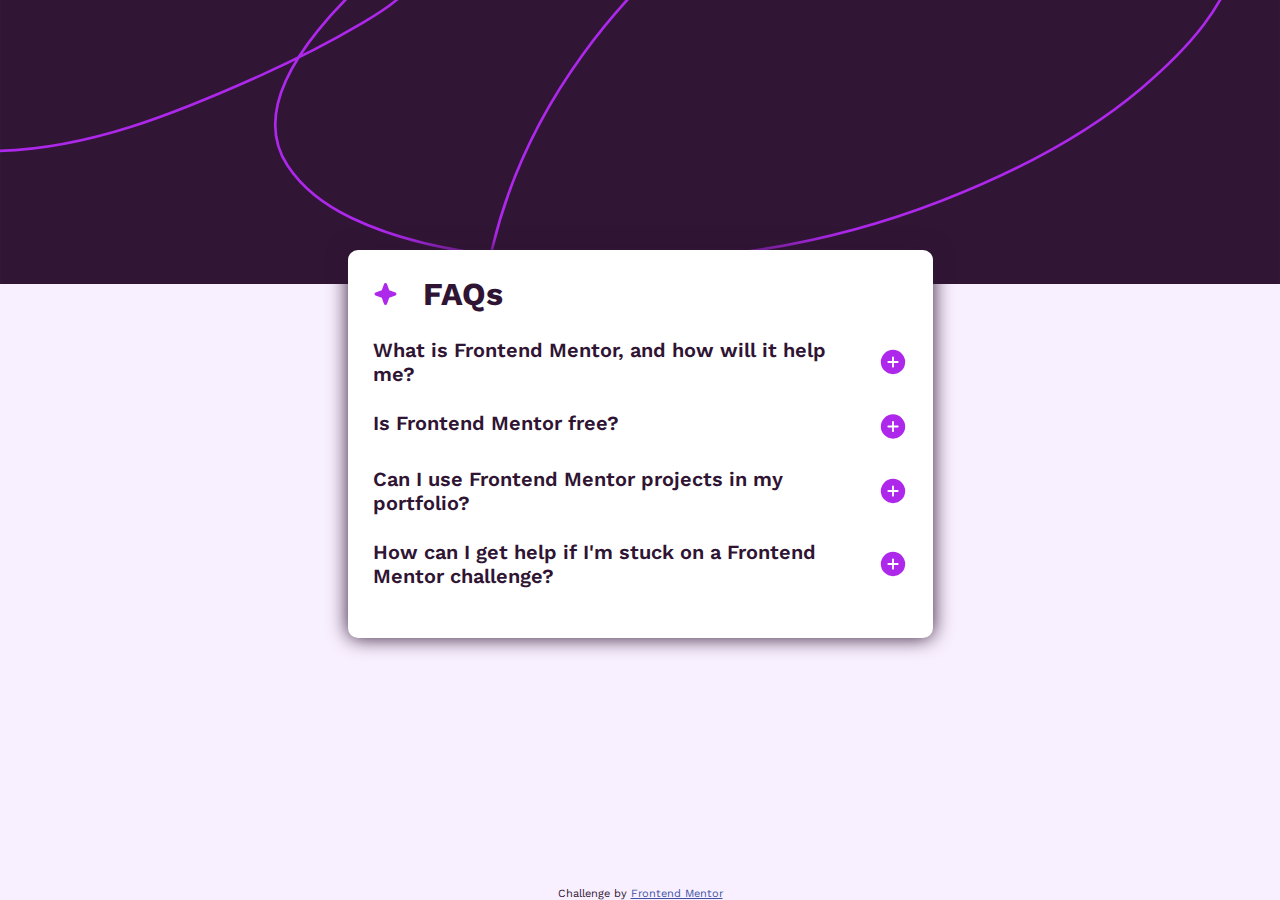
<file: FAQ accordion/index.html>
<!DOCTYPE html>
<html lang="en">
<head>
   <meta charset="UTF-8">
   <meta name="viewport" content="width=device-width, initial-scale=1.0">
   <title>FAQs</title>
   <link rel="shortcut icon" href="images/favicon-32x32.png" type="image/x-icon">
   <link rel="stylesheet" href="style.css">
   
   <style>
      .attribution { 
         font-size: 11px; 
         text-align: center; 
         margin-bottom: 0%;
      }
      .attribution a { color: hsl(228, 45%, 44%); }
   </style>
</head>
<body>
   <main id="conteiner">
      <header>
         <img src="images/icon-star.svg" alt="">
         <h1>FAQs</h1>
      </header>
   </main>
   <div class="attribution">
      Challenge by <a href="https://www.frontendmentor.io?ref=challenge" target="_blank">Frontend Mentor</a>  
   </div>
  <script src="codigo.js"></script>
</body>
</html>
</file>
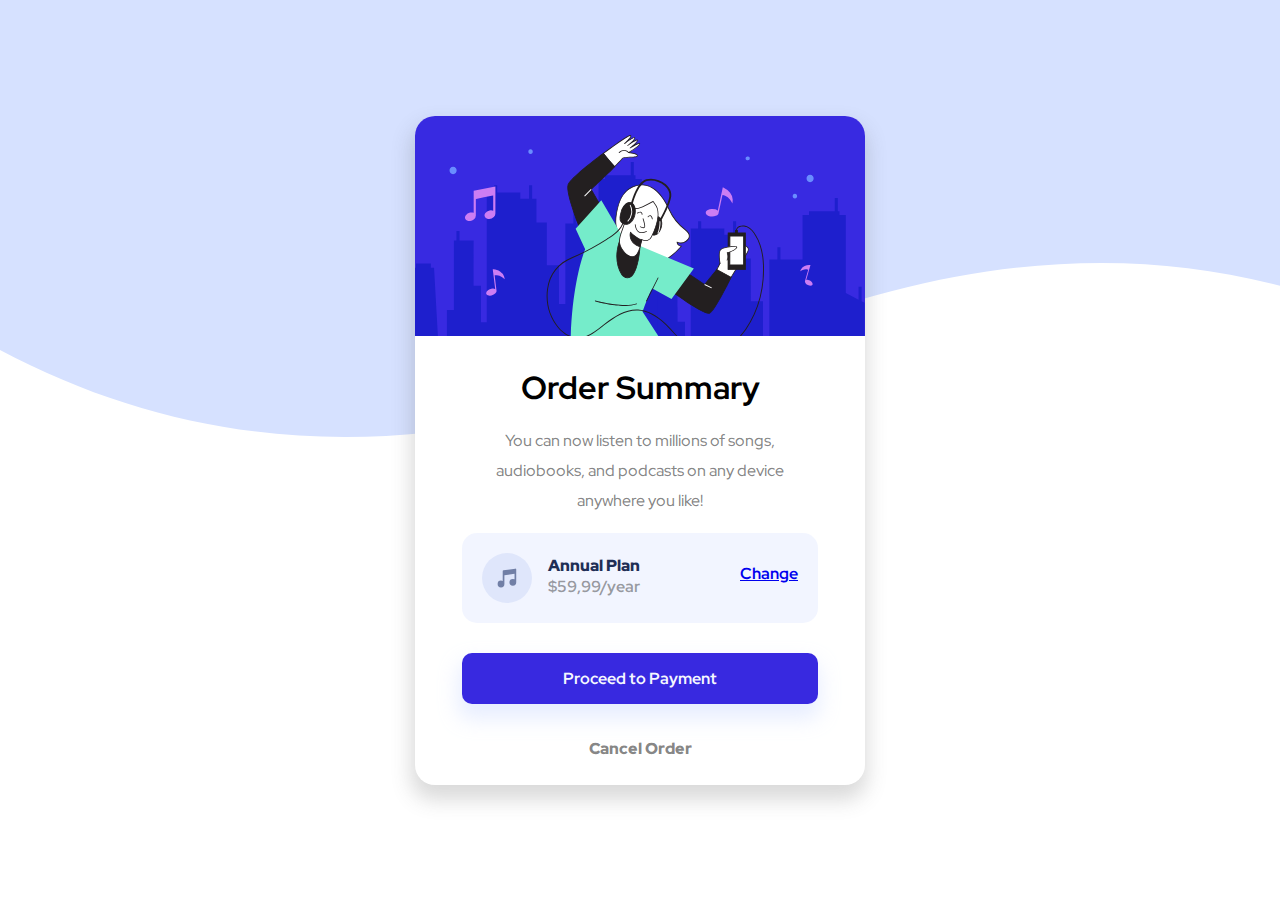
<file: Order Summary Component Main/index.html>
<!DOCTYPE html>
<html lang="en">
<head>
   <meta charset="UTF-8">
   <meta name="viewport" content="width=device-width, initial-scale=1.0">
   <title>Order Summary</title>
   <link rel="shortcut icon" href="images/favicon-32x32.png" type="image/x-icon">
   <link rel="stylesheet" href="style.css">
</head>
<body>
   <main>
      <img src="images/illustration-hero.svg" alt="imagem de uma mulher escuntando musica pelo fone de ouvido. Em sua mão esta o celular. No fundo tem a silhueta de predios.">
      <div>
         <h1>Order Summary</h1>
         <p>You can now listen to millions of  songs, audiobooks, and podcasts on  any device anywhere you like! </p>
         <article>
            <img src="images/icon-music.svg" alt="">
            <aside id="one">
               <span style="color:hsl(223, 47%, 23%); font-weight: 900;">Annual Plan</span>
               <span style="color: rgba(0, 0, 0, 0.386);">$59,99/year</span>
            </aside>
            <aside id="two">
               <a href="#">Change</a>
            </aside>
         </article>
         <section>Proceed to Payment</section>
         <p id="footer">Cancel Order</p>
      </div>
         <!---->
   </main>
</body>
</html>
</file>
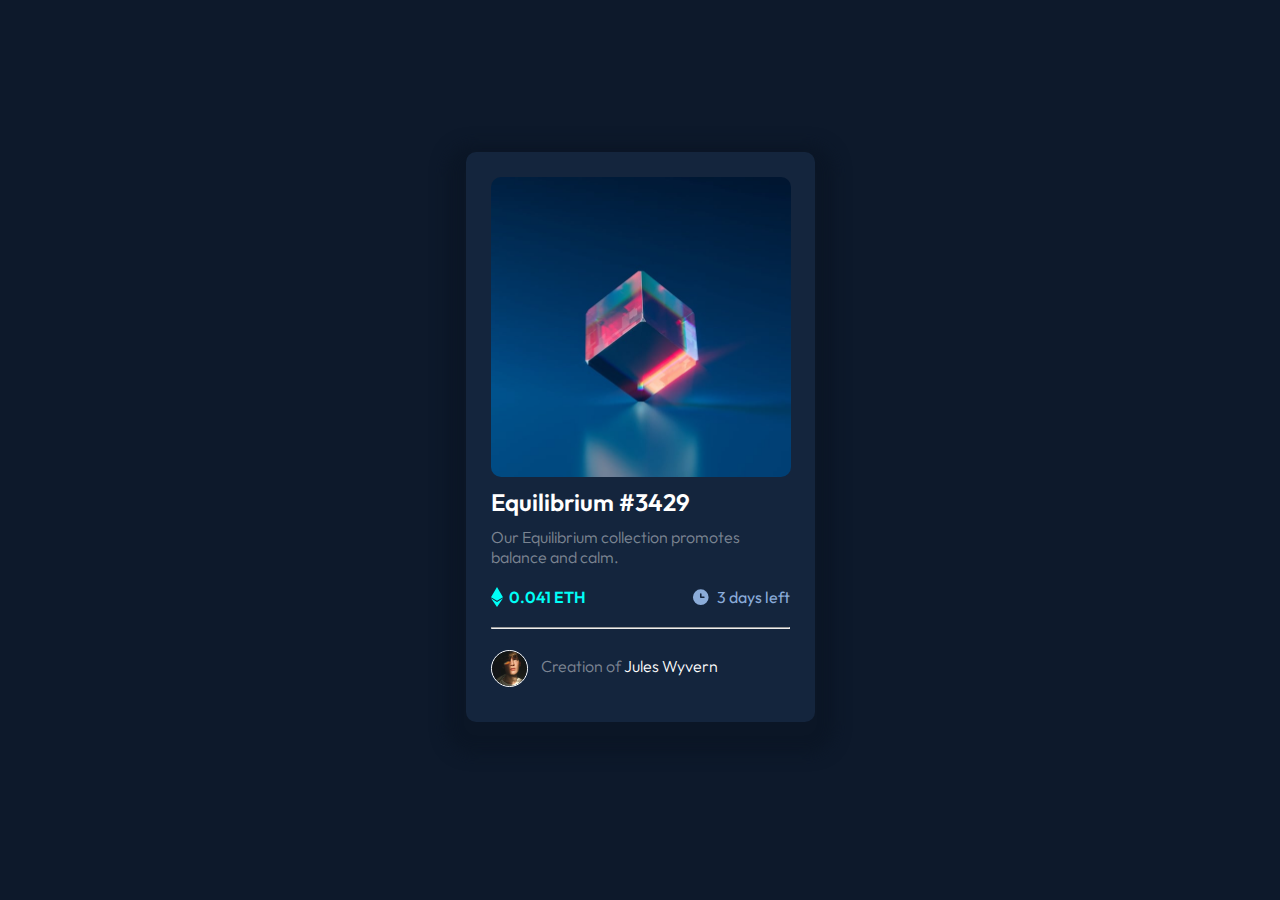
<file: Preview card component main/index.html>
<!DOCTYPE html>
<html lang="en">
<head>
   <meta charset="UTF-8">
   <meta name="viewport" content="width=device-width, initial-scale=1.0">
   <title>Project</title>
   <link rel="stylesheet" href="style.css">
   <link rel="shortcut icon" href="images/favicon-32x32.png" type="image/x-icon">
</head>
<body>
   <a href=""></a>
   <main>
      <div id="conteiner">
         <img id="principal" src="images/image-equilibrium.jpg" alt="imagem de um cubo colorido no centro da imagem. O cubo está em euilibrio, existe um equilibroi embaixo do mesmo, como se tivesse uma luz em encima do cubo">
         <article id="sobreposicao">
            <section id="caixa"></section>
         </article>
      </div>
      <h2>Equilibrium #3429</h2>
      <p>Our Equilibrium collection promotes balance and calm.</p>
      <div id="fist">
         <section>
            <img src="images/icon-ethereum.svg" alt="">
            <p style="color:hsl(178, 100%, 50%); font-weight: 600;">0.041 ETH</p>
         </section>
         <section>
            <img src="images/icon-clock.svg" alt="">
            <p style="color: hsl(215, 51%, 70%);font-weight: 400;">3 days left</p>
         </section>
      </div>
      <hr>
      <div id="second">
         <img id="avatar" src="images/image-avatar.png" alt="foto de uma homem">
         <p>Creation of <span>Jules Wyvern</span></p>
      </div>
   </main>
</body>
</html>
</file>
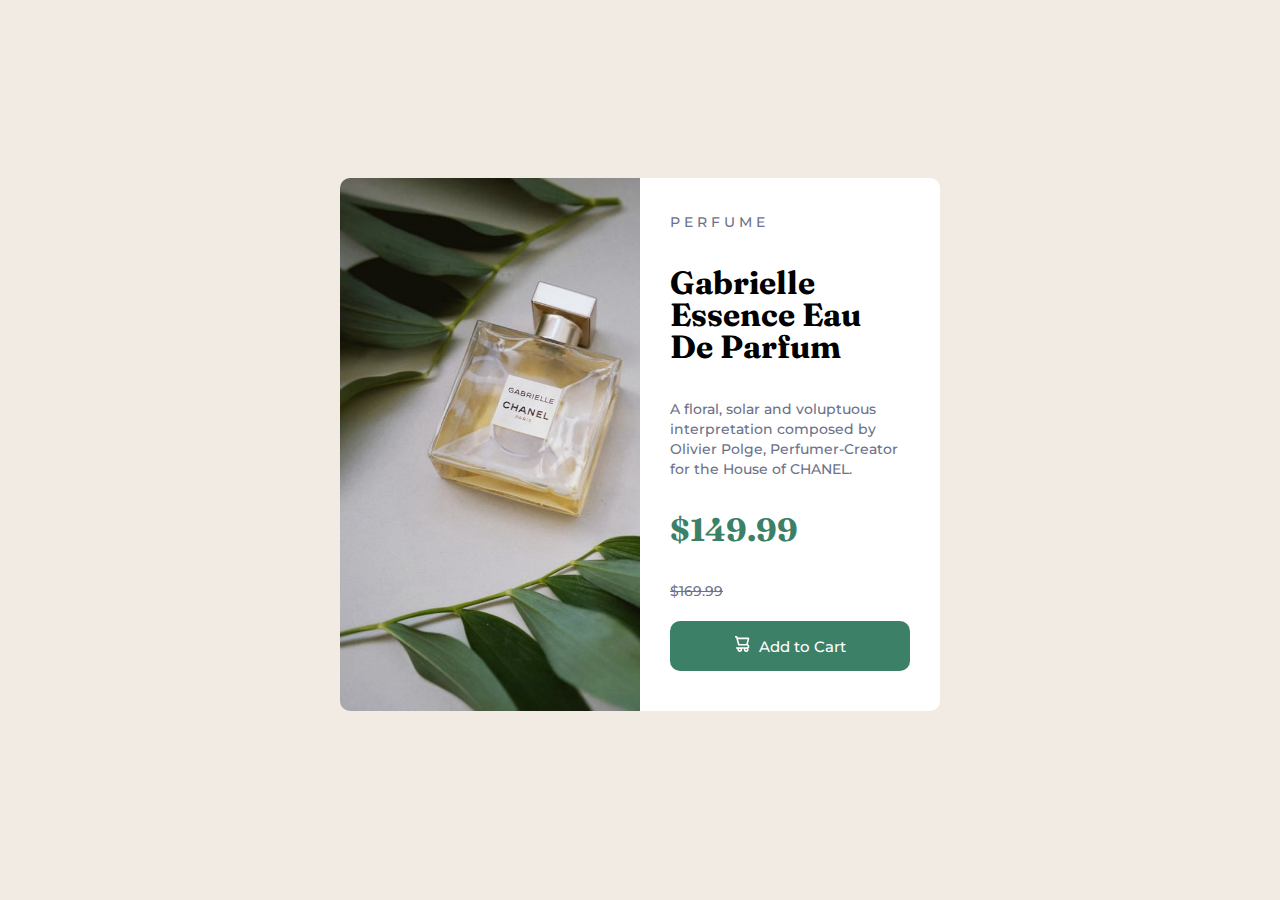
<file: Product preview card component/index.html>
<!DOCTYPE html>
<html lang="en">
<head>
   <meta charset="UTF-8">
   <meta name="viewport" content="width=device-width, initial-scale=1.0">
   <title>Document</title>
   <link rel="shortcut icon" href="imagens/favicon-32x32.png" type="image/x-icon">
   <link rel="stylesheet" href="estilo.css">
</head>
<body>
   <main>
      <div id="caix1"></div>
      <div id="caix2">
         <p>P E R F U M E</p>
         <h1>Gabrielle Essence Eau  De Parfum</h1> 
         <p>A floral, solar and voluptuous interpretation composed by Olivier Polge, Perfumer-Creator for the House of CHANEL.</p> 
         <h1 style="color:hsl(158, 36%, 37%) ;">$149.99</h1>
         <section id="preco">
            <p>$169.99</p> 
         </section>
         <footer>
            <img src="imagens/icon-cart.svg" alt=""> <span>Add to Cart</span></footer>
      </div>
   </main>
</body>
</html>
</file>
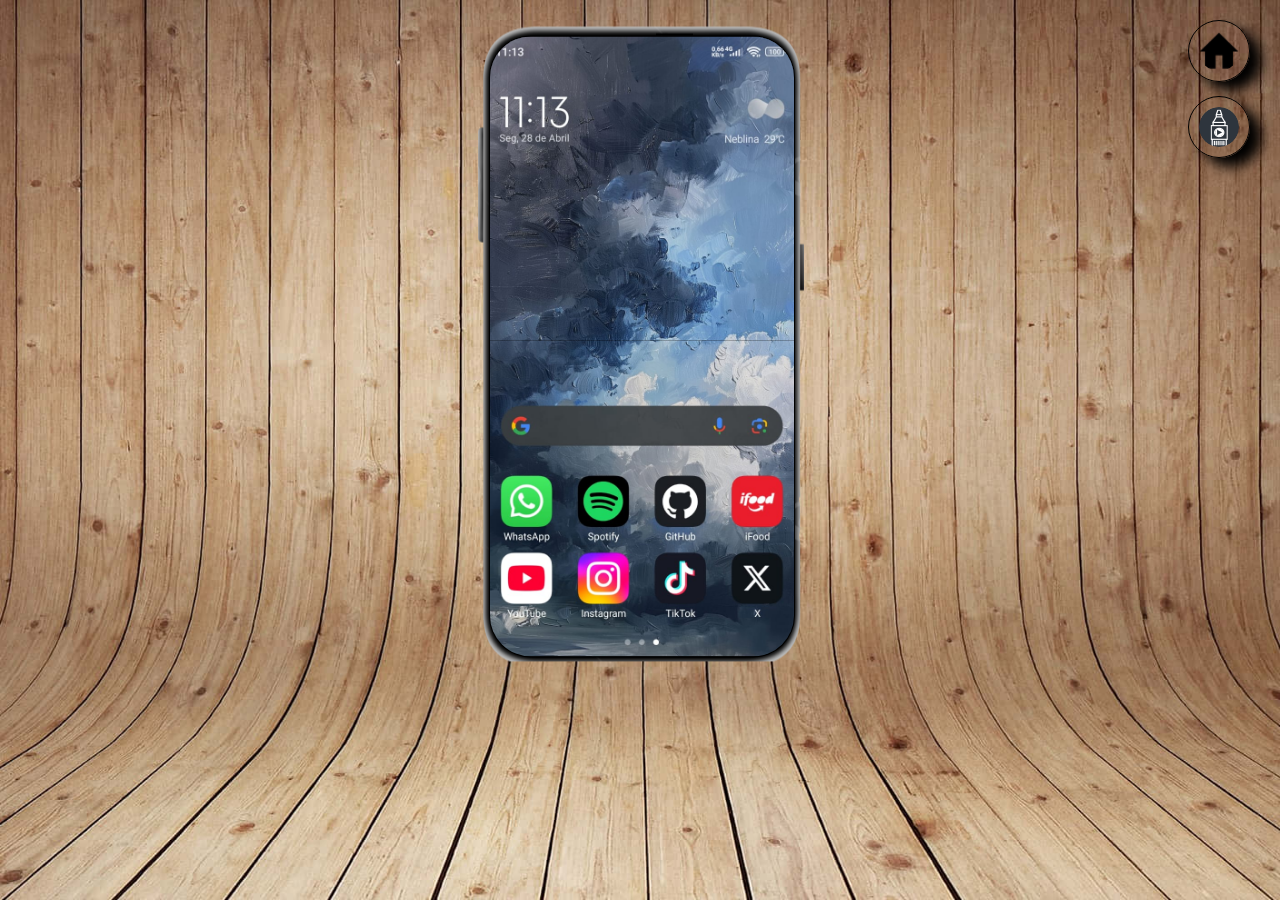
<file: Projeto de Redes Sociais/index.html>
<!DOCTYPE html>
<html lang="pt-br">
<head>
   <meta charset="UTF-8">
   <meta name="viewport" content="width=device-width, initial-scale=1.0">
   <title>Rede Sociais</title>
   <link rel="stylesheet" href="style.css">
</head>
<body>
   <div id="conteiner">
      <iframe src="home.html" frameborder="0" id="telefone" name="telefone" ></iframe>
   </div>
   <section>
      <nav>
         <a class="link" href="home.html" target="telefone">
            <img src="imagens/home.webp" alt="" ta>
         </a>
      </nav>
      <nav>
         <a class="link" href="ororo.html" target="telefone">
            <img src="imagens/ororo.webp" alt="">
         </a>
      </nav>
   </section>
</body>
</html>
</file>
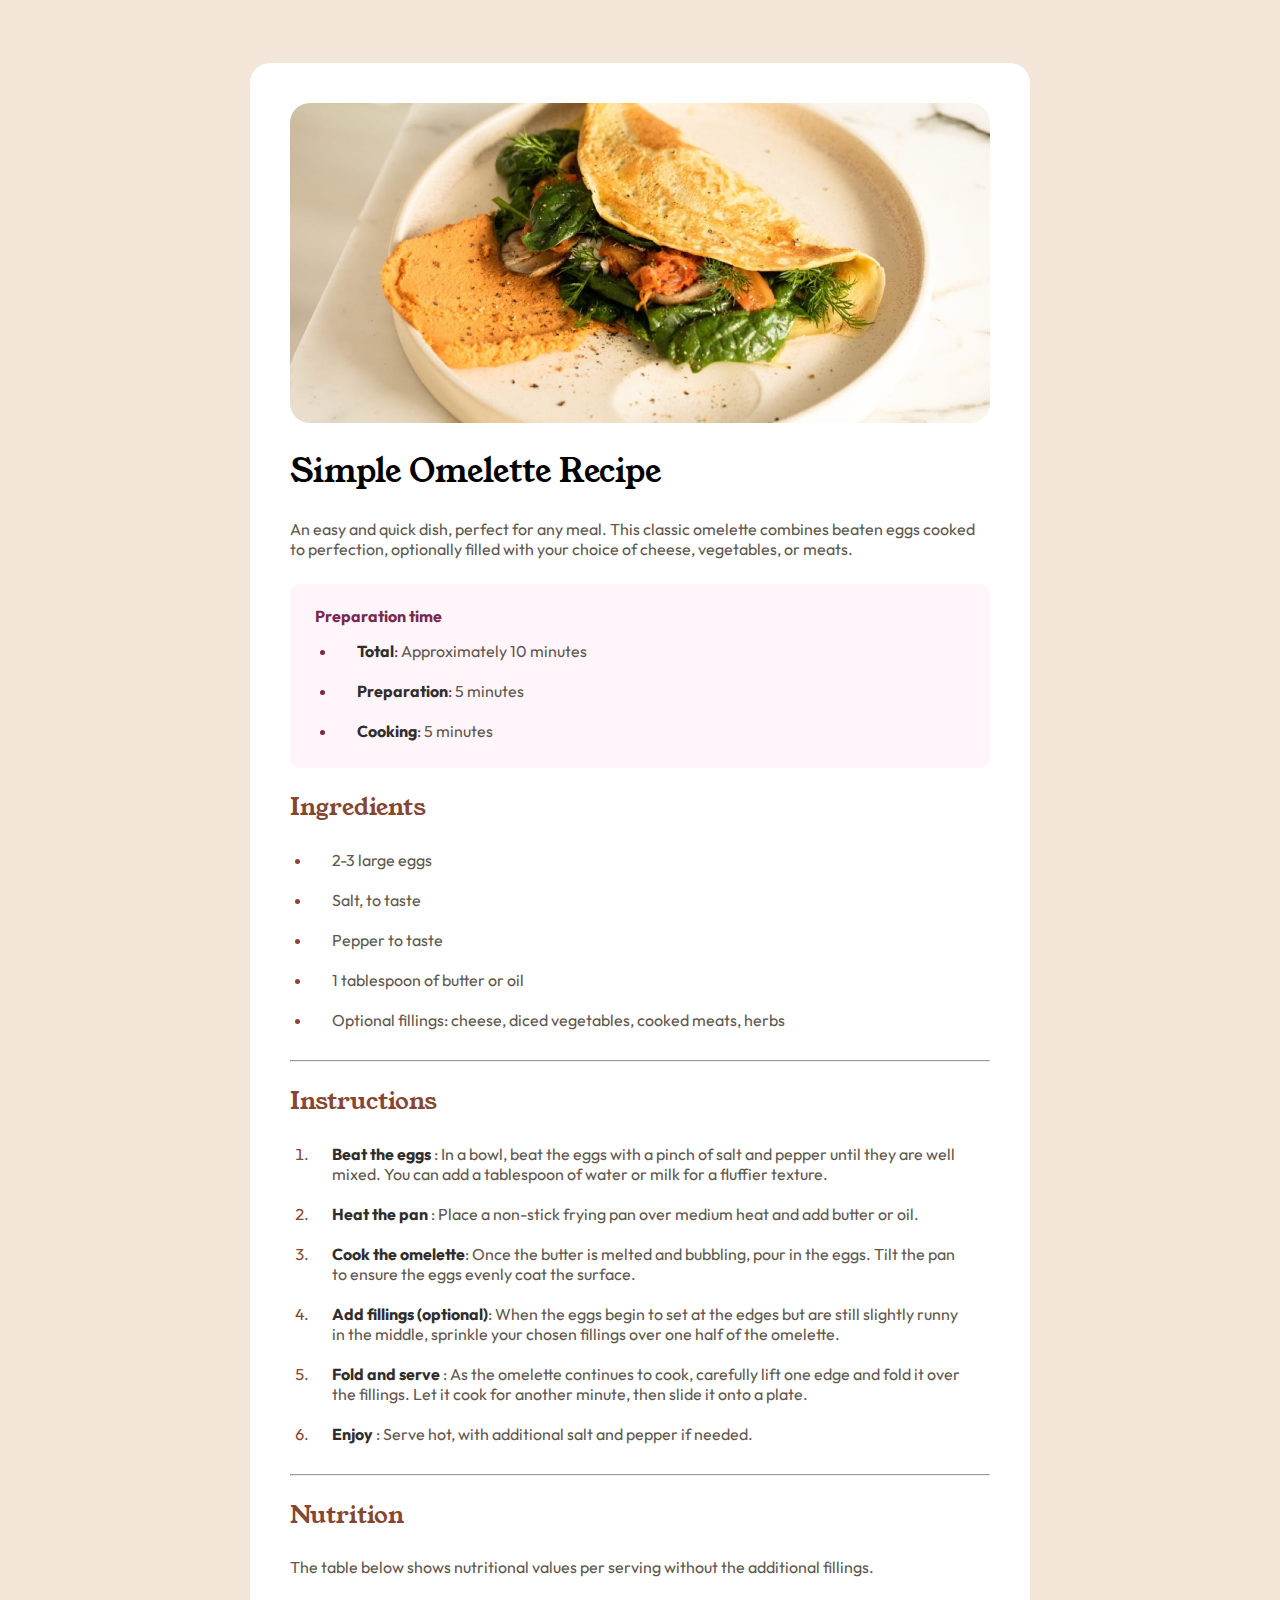
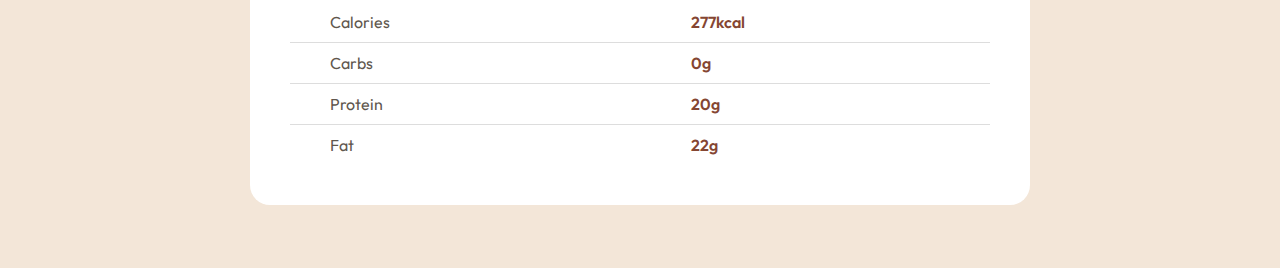
<file: Site de receita/index.html>
<!DOCTYPE html>
<html lang="en">
<head>
   <meta charset="UTF-8">
   <meta name="viewport" content="width=device-width, initial-scale=1.0">
   <title>Receita</title>
   <link rel="shortcut icon" href="images/favicon-32x32.png" type="image/x-icon">
   <link rel="stylesheet" href="designer.css">
</head>
<body>
   <main>
      <img src="images/image-omelette.jpeg" alt="">
      <div>
         <h1>Simple Omelette Recipe</h1>
         <p>An easy and quick dish, perfect for any meal. This classic omelette combines beaten eggs cooked to perfection, optionally filled with your choice of cheese, vegetables, or meats.</p>
         <section>
            <h4>Preparation time </h4>
            <ul id="purple">
               <li><strong>Total</strong>: <span>Approximately 10 minutes</span></li>
               <li><strong>Preparation</strong>: <span>5 minutes</span></li>
               <li><strong>Cooking</strong>: <span>5 minutes</span></li>
            </ul>
         </section>
         <h2>Ingredients</h2>
         <ul class="brown">
            <li><span>2-3 large eggs</span> </li>
            <li><span>Salt, to taste</span> </li>
            <li><span>Pepper to taste</span></li>
            <li><span>1 tablespoon of butter or oil</span></li>
            <li><span>Optional fillings: cheese, diced vegetables, cooked meats, herbs</span></li>
         </ul>
         <hr>
         <h2>Instructions</h2>
         <ol class="brown">
            <li><strong>Beat the eggs</strong> <span>: In a bowl, beat the eggs with a pinch of salt and pepper until they are well mixed. You can add a tablespoon of water or milk for a fluffier texture.</span> </li>
            <li><strong>Heat the pan</strong> <span>: Place a non-stick frying pan over medium heat and add butter or oil.</span></li>
            <li><strong>Cook the omelette</strong><span>: Once the butter is melted and bubbling, pour in the eggs. Tilt the pan to ensure the eggs evenly coat the surface.</span></li>
            <li><strong>Add fillings (optional)</strong><span>: When the eggs begin to set at the edges but are still slightly runny in the middle, sprinkle your chosen fillings over one half of the omelette.</span></li>
            <li><strong>Fold and serve</strong> <span>: As the omelette continues to cook, carefully lift one edge and fold it over the fillings. Let it cook for another minute, then slide it onto a plate.</span></li>
            <li><strong>Enjoy</strong> <span>: Serve hot, with additional salt and pepper if needed.</span></li>
         </ol>
         <hr>
         <h2>Nutrition</h2>
         <p>The table below shows nutritional values per serving without the additional fillings.</p>
         <table>
            <tr>
               <td>Calories</td>
               <td class="num">277kcal</td>
            </tr>
            <tr>
               <td>Carbs</td>
               <td class="num">0g</td>
            </tr>
            <tr>
               <td>Protein</td>
               <td class="num">20g</td>
            </tr>
            <tr id="this">
               <td>Fat</td>
               <td class="num">22g</td>
            </tr>
         </table>
      </div>
   </main>
</body>
</html>
</file>
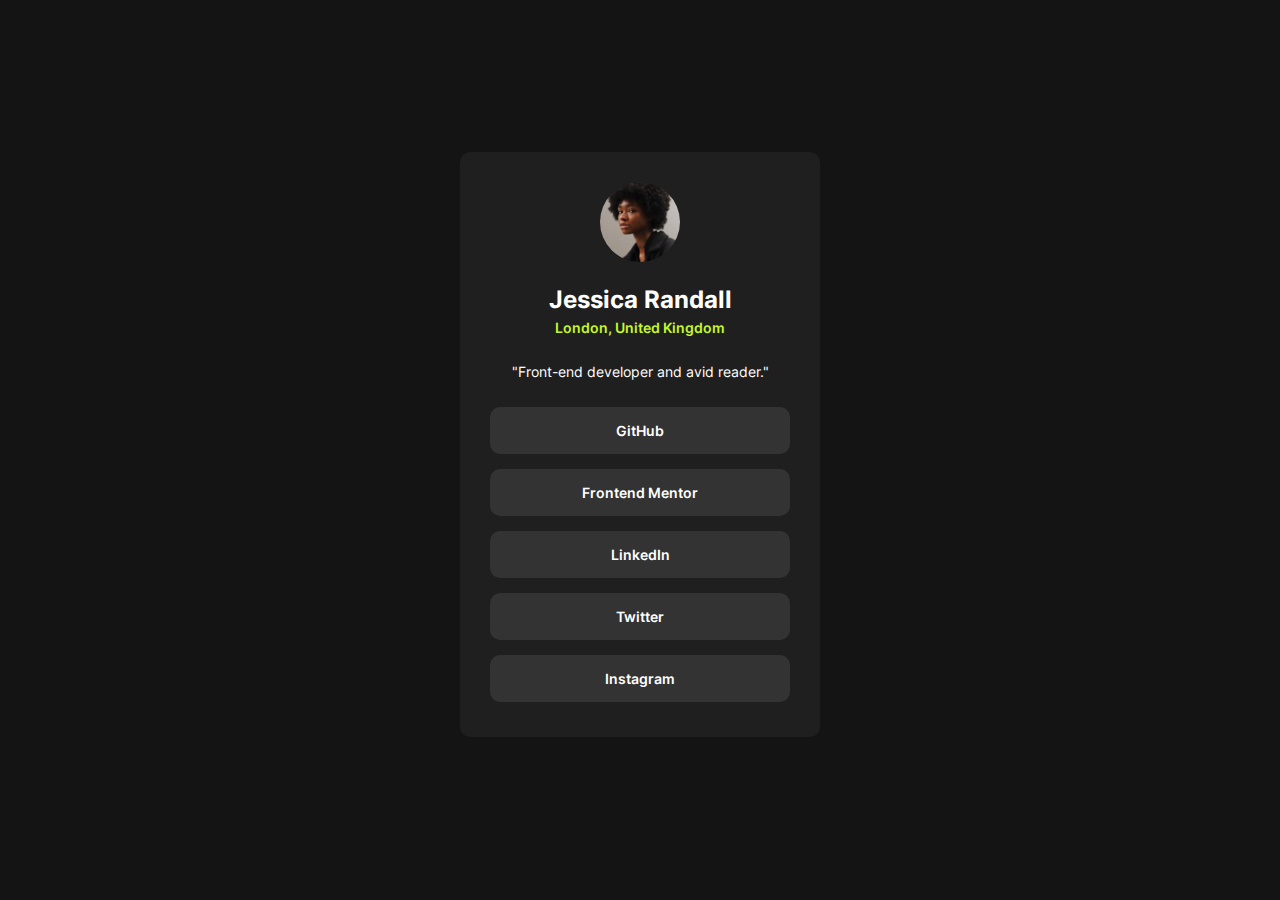
<file: Social link/index.html>
<!DOCTYPE html>
<html lang="en">
<head>
   <meta charset="UTF-8">
   <meta name="viewport" content="width=device-width, initial-scale=1.0">
   <title>Social-Link</title>
   <link rel="shortcut icon" href="images/favicon-32x32.png" type="image/x-icon">
   <link rel="stylesheet" href="style.css">
</head>
<body>
   <main>
      <img src="images/avatar-jessica.jpeg" alt="">
      <h2>Jessica Randall</h2>
      <p style="color: hsl(75, 94%, 57%);">London, United Kingdom </p>
      <p>"Front-end developer and avid reader."</p>
      <div>GitHub</div>
      <div>Frontend Mentor</div>
      <div>LinkedIn</div>
      <div>Twitter</div>
      <div>Instagram</div>
   </main>
   
</body>
</html>
</file>
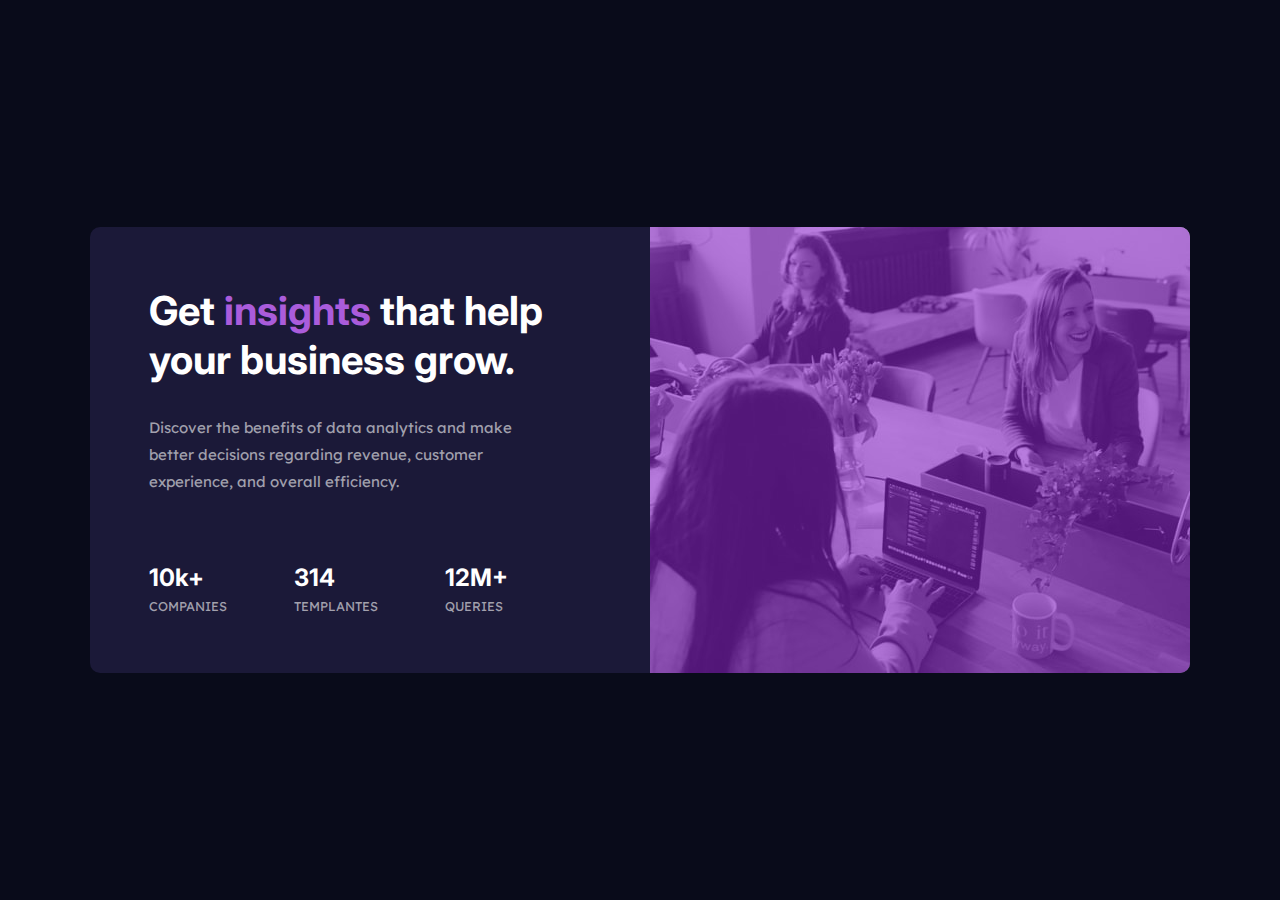
<file: Stats preview card component main/index.html>
<!DOCTYPE html>
<html lang="en">
<head>
   <meta charset="UTF-8">
   <meta name="viewport" content="width=device-width, initial-scale=1.0">
   <title>Stats preview card component main</title>
   <link rel="stylesheet" href="style.css">
   <link rel="shortcut icon" href="images/favicon-32x32.png" type="image/x-icon">
</head>
<body>
   <div id="principal">
      <span id="fist">
         <div id="caixa" >
            <section>
               <img src="images/image-header-mobile.jpg" alt="">
            </section>
            <section id="sobrepossicao"></section>
         </div>
      </span>
      <main>
         <h1>Get <span>insights</span> that help your business grow.</h1>
         <p>Discover the benefits of data analytics and make better decisions regarding revenue, customer experience, and overall efficiency.</p>
         <footer id="num">
            <article>
               <h2><b>10k+</b></h2>
               <span>COMPANIES</span>
            </article>
            <article>
               <h2><b>314</b></h2>
               <span>TEMPLANTES</span>
            </article>
            <article>
               <h2><b>12M+</b></h2>
               <span>QUERIES</span>
            </article>
                  </main>
         </footer>
         <span id="second">
            <div id="caixa" >
               <section> <img src="images/image-header-desktop.jpg" alt="">
               </section>
               <section id="sobrepossicao"></section>
            </div>
         </span>
   </div>
</body>
</html>
</file>
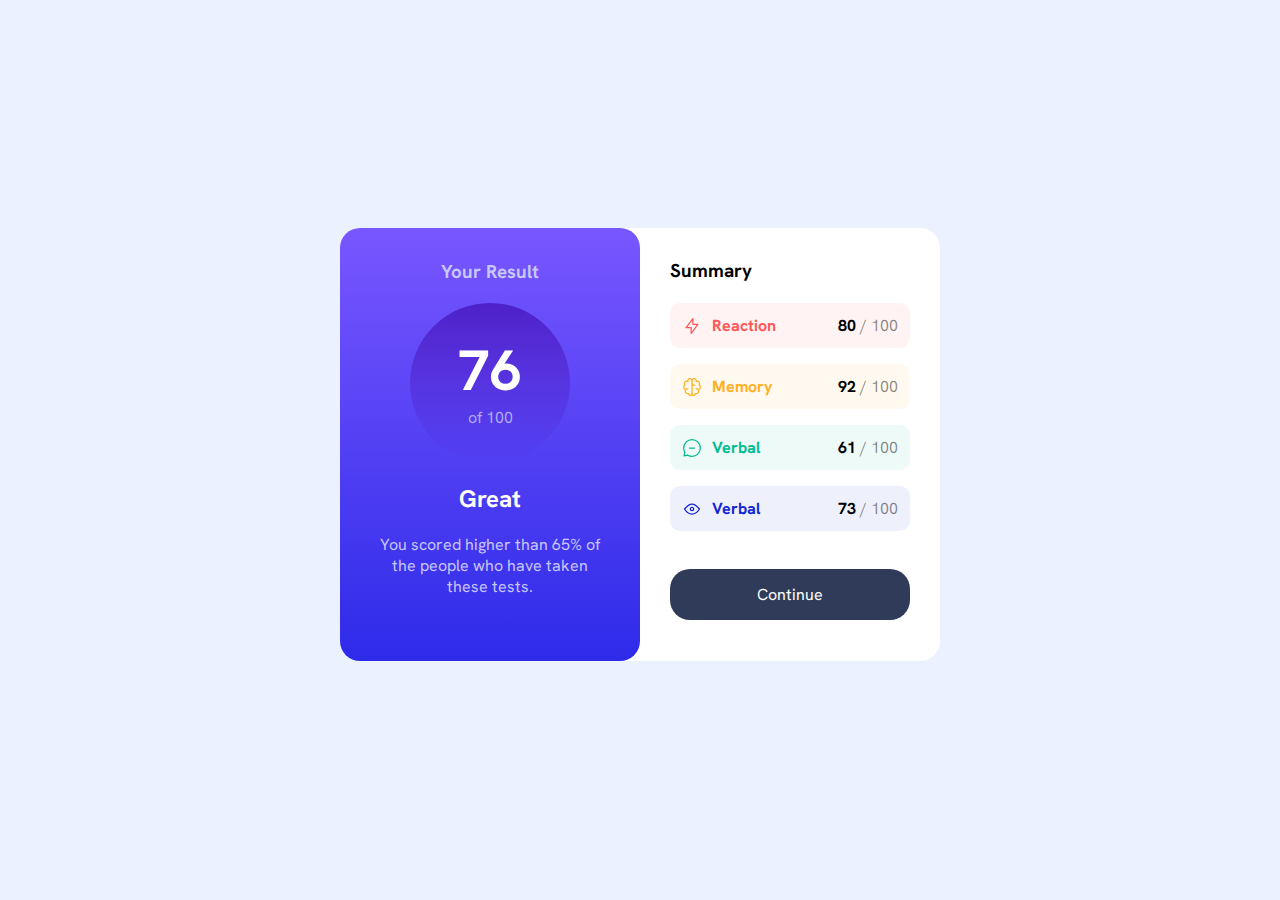
<file: Summay/index.html>
<!DOCTYPE html>
<html lang="en">
<head>
   <meta charset="UTF-8">
   <meta name="viewport" content="width=device-width, initial-scale=1.0">
   <title>Document</title>
   <link rel="stylesheet" href="estilo.css">
</head>
<body>
   <main>
      <div id="caix1">
         <h1></h1>
         <h3>Your Result</h3> 
         <section>
            <h2>76</h2> 
            <p>of 100 </p>
         </section>
         <h2>Great</h2> 
         <aside>
            <p>You scored higher than 65% of the people who have taken these tests. </p>
         </aside>
      </div>
      <div id="caix2">
        <h3>Summary</h3> 
         <article style="background-color: hsla(0, 100%, 67%, 0.071);"> 
            <img src="images/icon-reaction.svg" alt="imagem de um raio vermelho">
            <div class="text">
               <span style="color: hsl(0, 100%, 67%);" class="title">Reaction</span>
               <span>
                  <strong>80</strong>
                  <span class="num"> / 100</span>
               </span>
            </div>
         </article>
         <article style="background-color: hsla(39, 100%, 56%, 0.071);">
            <img src="images/icon-memory.svg" alt="imagem de um cérebro amarelo">
            <div class="text">
               <span class="title" style="color:hsl(39, 100%, 56%);" >Memory</span>
               <span>
                  <strong>92</strong>
                  <span class="num">/ 100</span>
               </span>
            </div>
         </article>
         <article style="background-color: hsla(166, 100%, 37%, 0.071);">
            <img src="images/icon-verbal.svg" alt="imagem de um balãozinho de fala, que nem nos gibis, verde">
            <div class="text">
               <span class="title" style="color:hsl(166, 100%, 37%);" >Verbal</span>
               <span>
                  <strong>61</strong>
                  <span class="num">/ 100</span>
               </span>
            </div>
         </article>
         <article style="background-color: hsla(234, 85%, 45%, 0.071);">
            <img src="images/icon-visual.svg" alt="imagem de um olho azul">
            <div class="text">
               <span class="title" style="color:hsl(234, 85%, 45%);" >Verbal</span>
               <span>
                  <strong>73</strong>
                  <span class="num">/ 100</span>
               </span>
            </div>
         </article>
         <footer>Continue</footer>
      </div>
   </main>
</body>
</html>
</file>
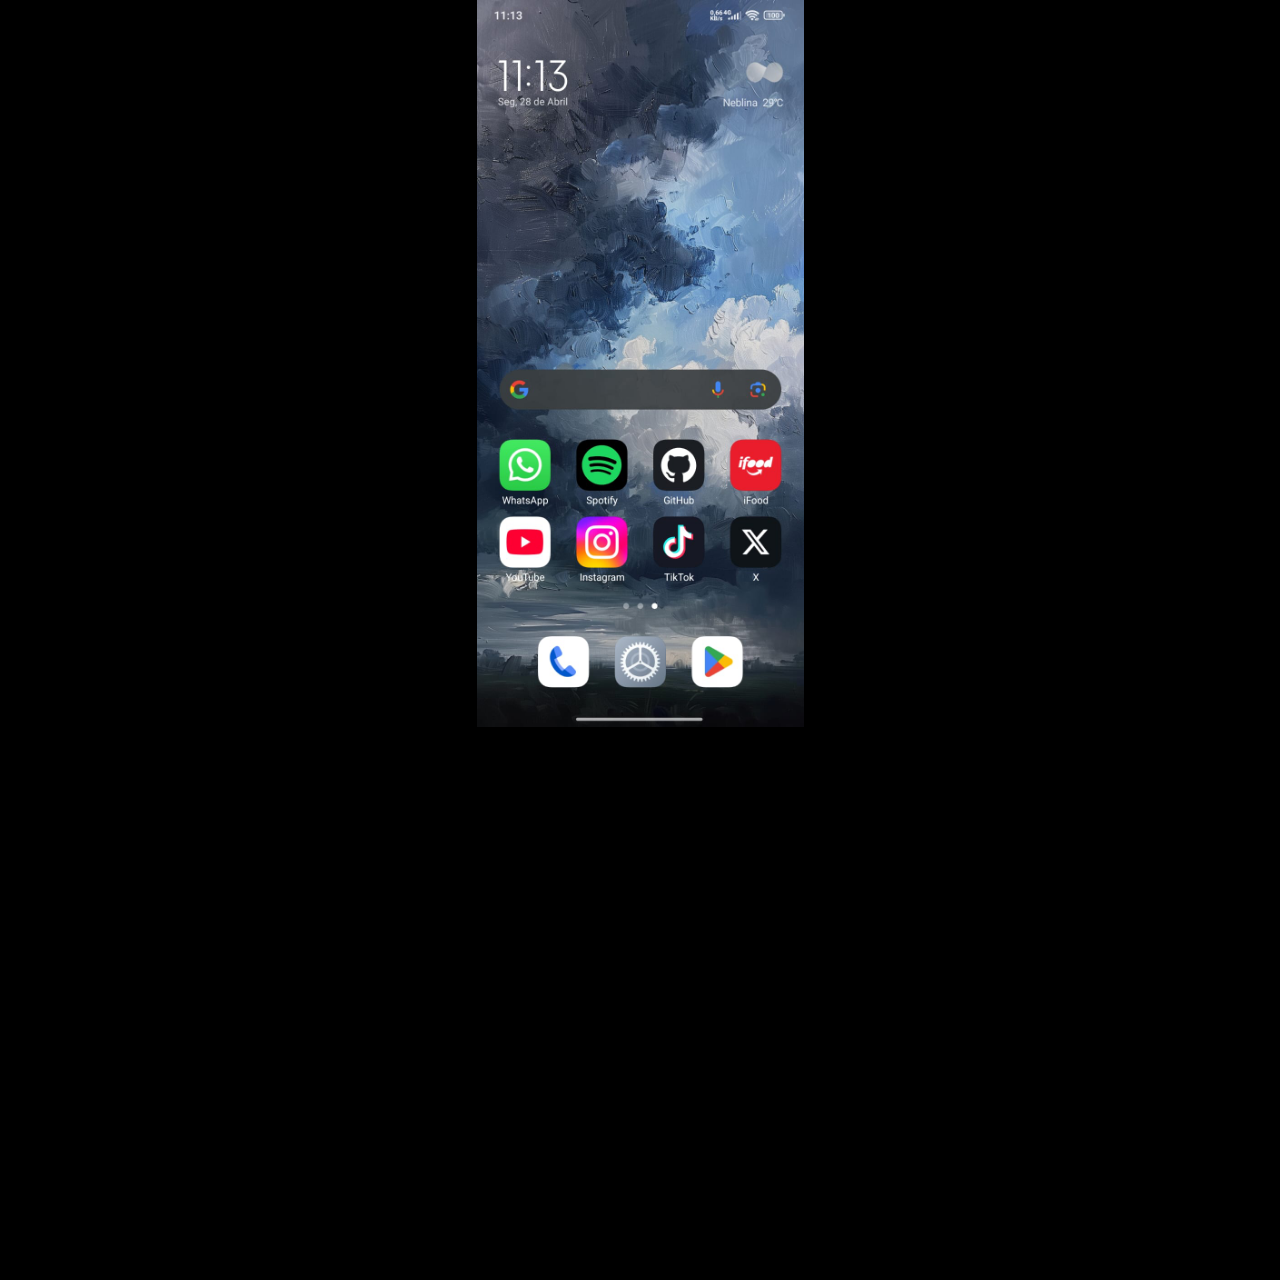
<file: Projeto de Redes Sociais/home.html>
<!DOCTYPE html>
<html lang="pr-br">
<head>
   <meta charset="UTF-8">
   <meta name="viewport" content="width=device-width, initial-scale=1.0">
   <title>home</title>
   <style>
      *{
         margin: 0%;
         padding: 0%;
      }
      html, body{
         width: 100vw;
         height: 100vw;
         background: black;
         overflow: hidden;
         display: flex;
         background-image: url(imagens/tela-de-inicial.jpg);
         background-repeat: no-repeat;
         background-size: 327px;
         background-position: top center;
      }
   </style>
</head>
<body>
   
</body>
</html>
</file>
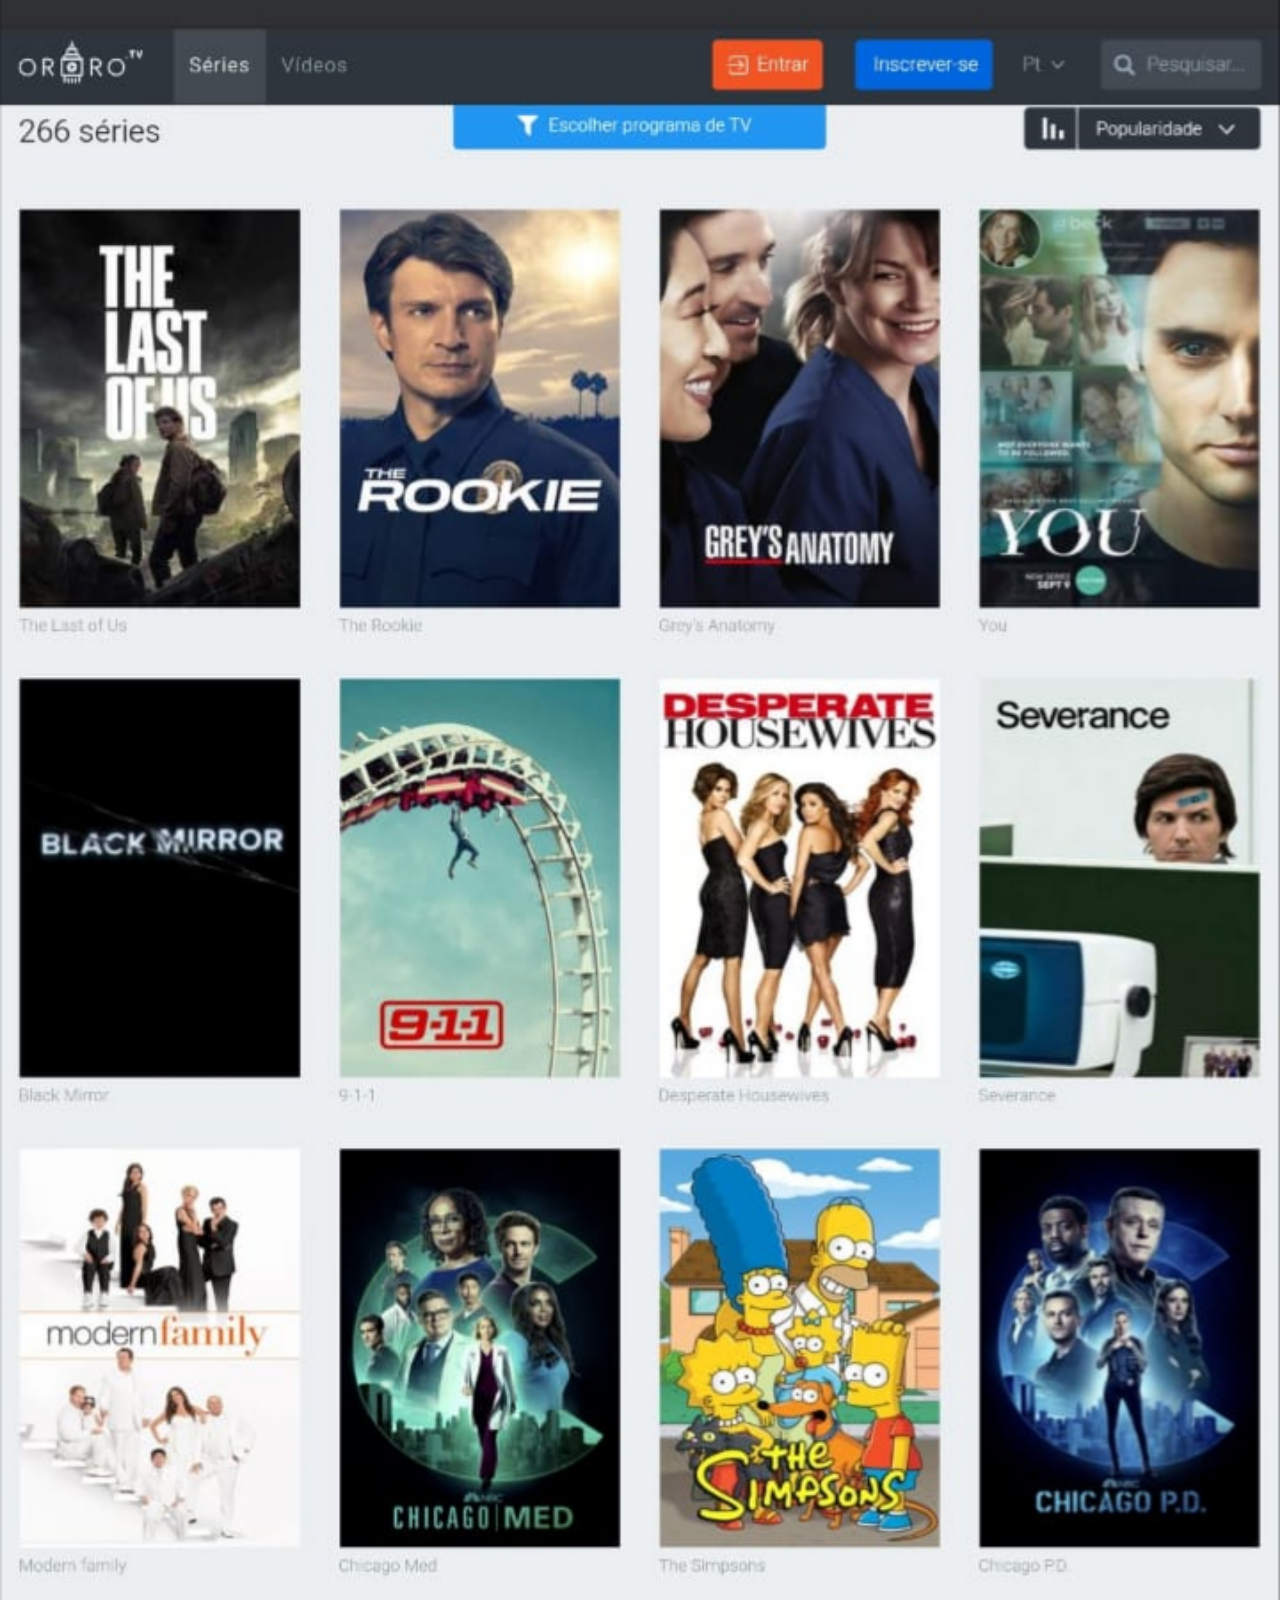
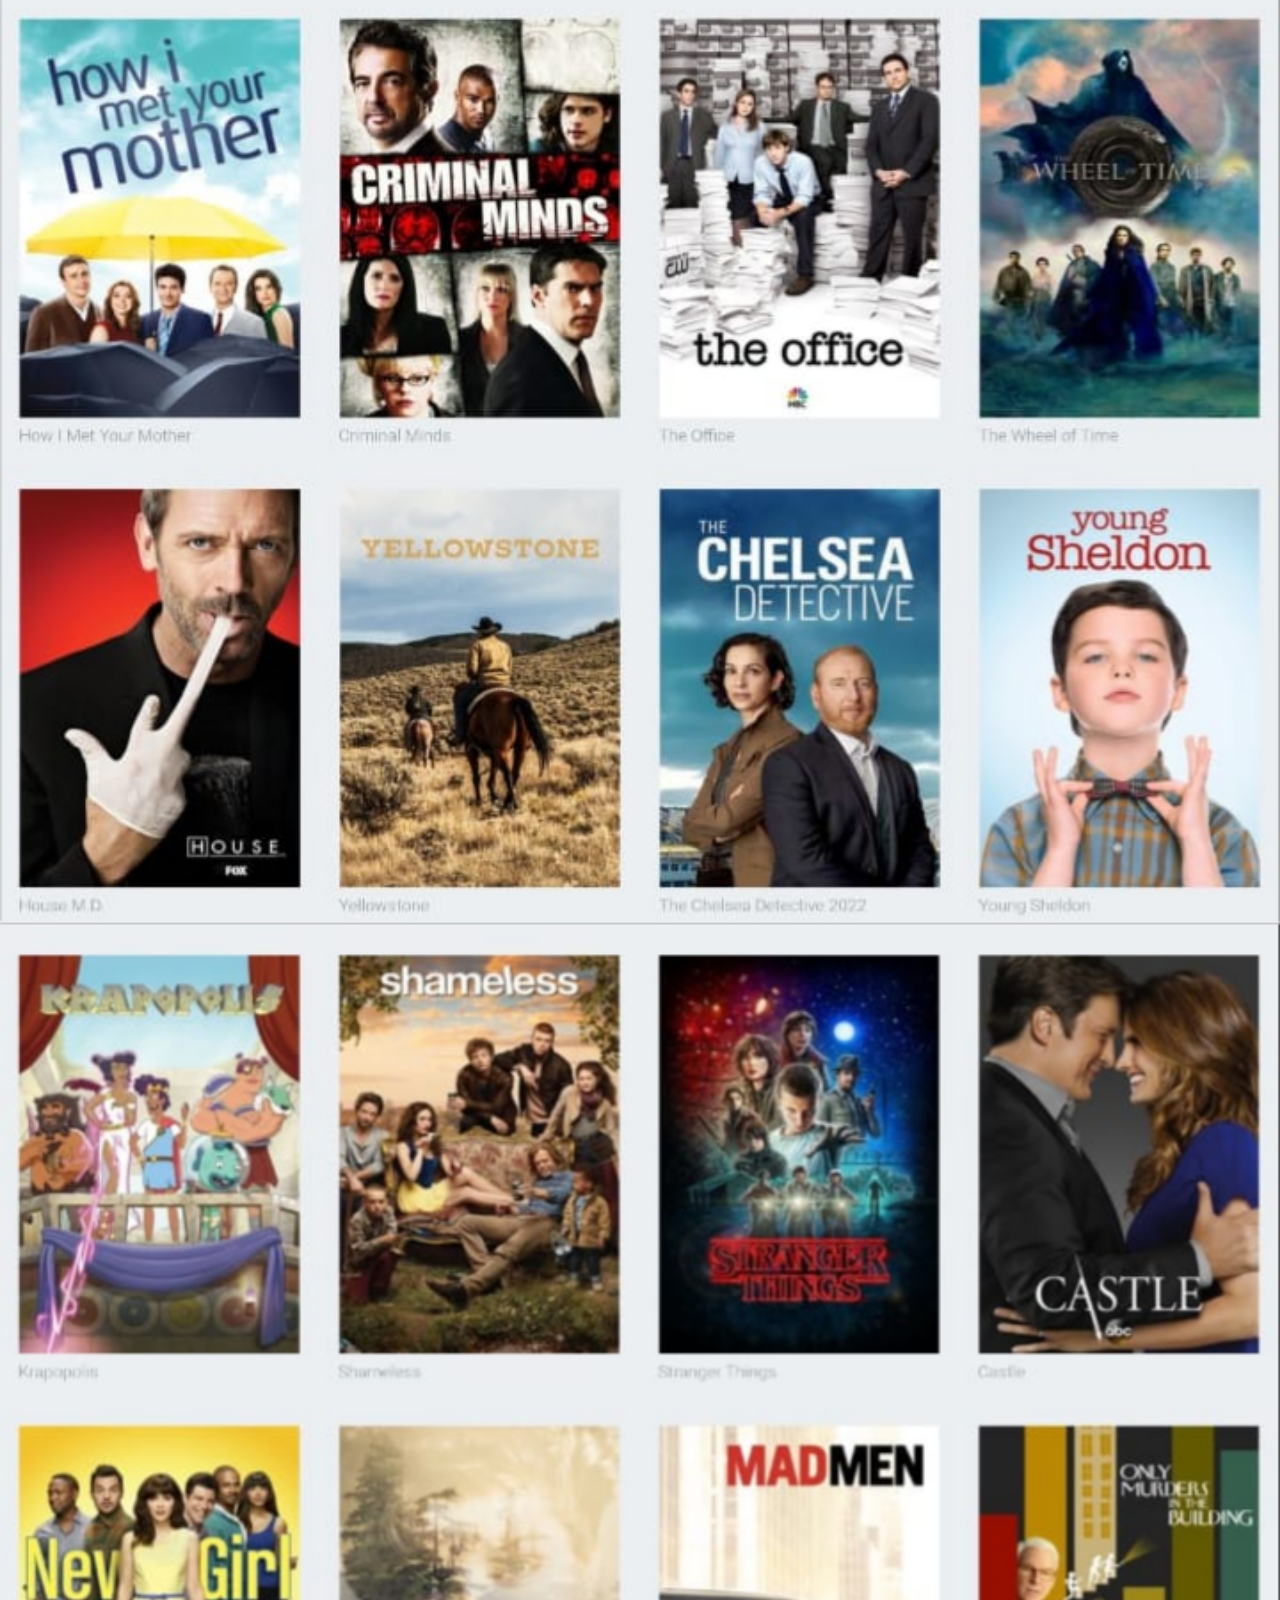
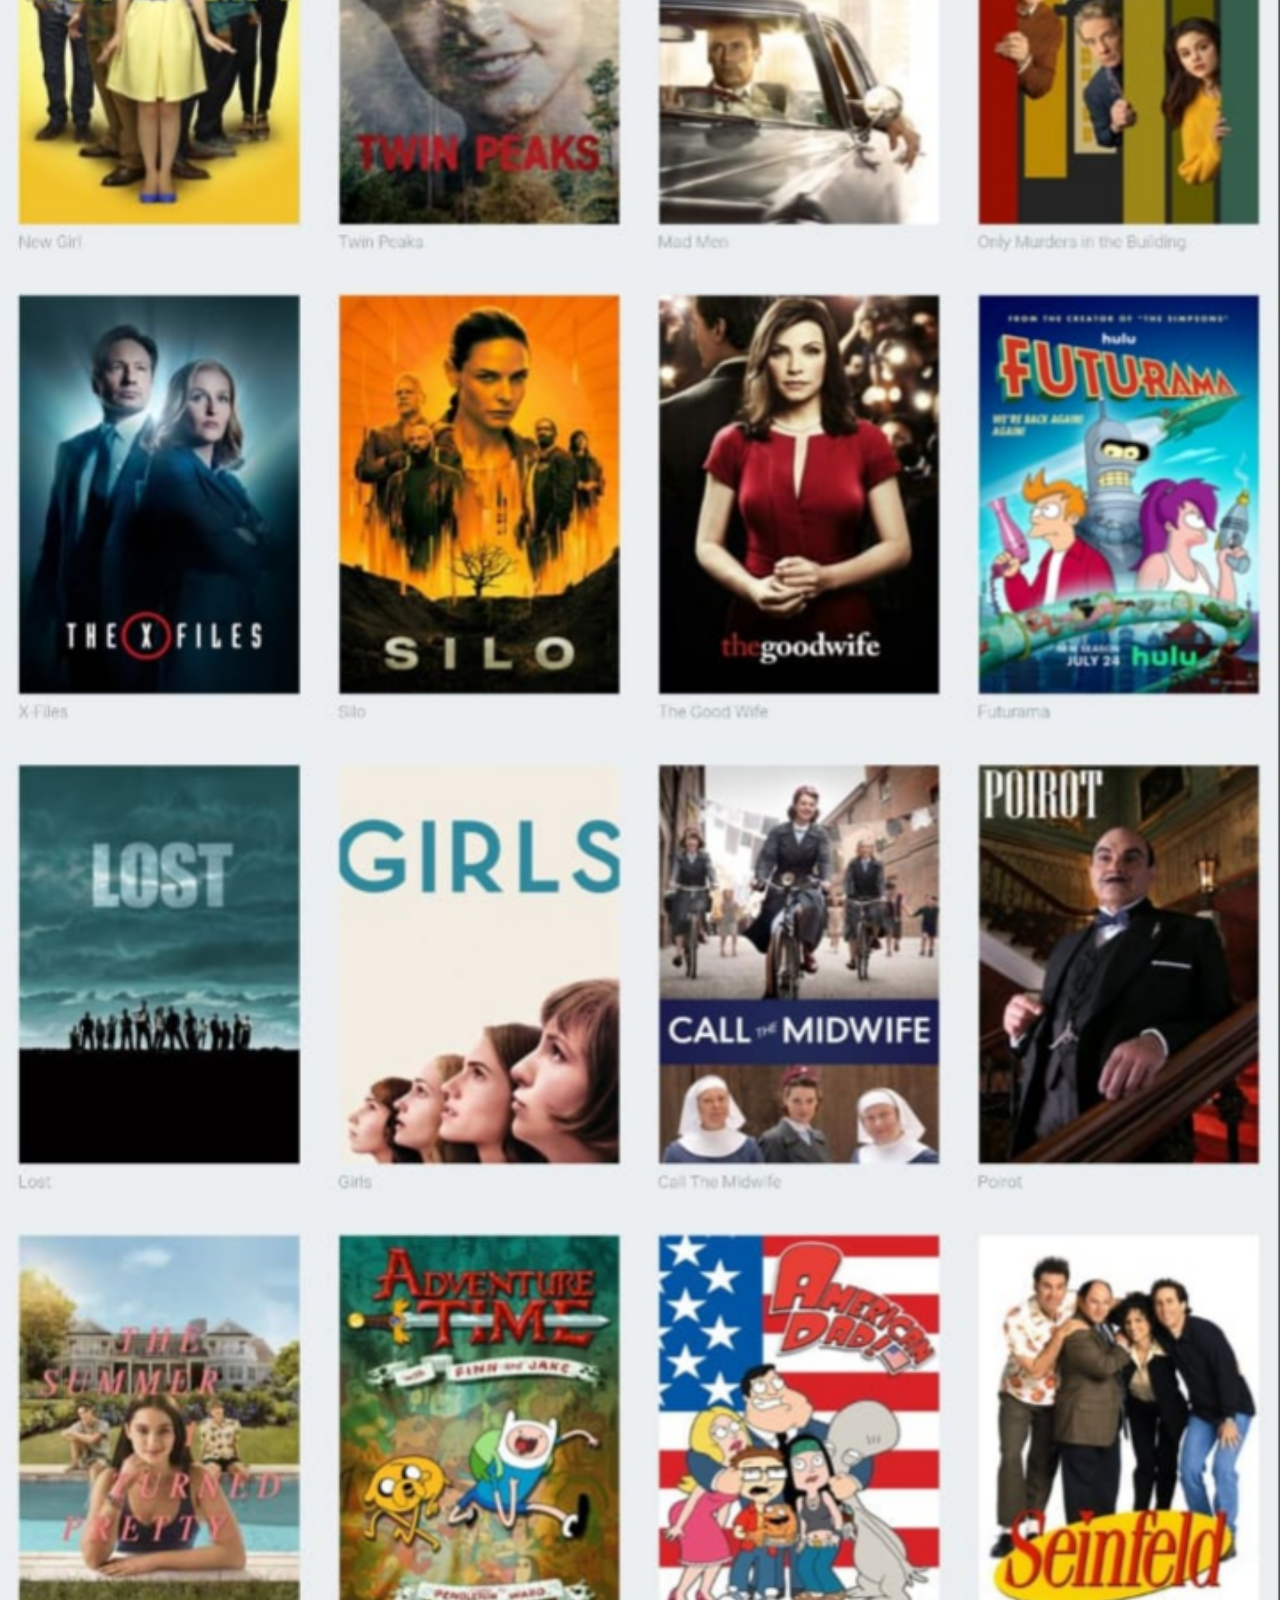
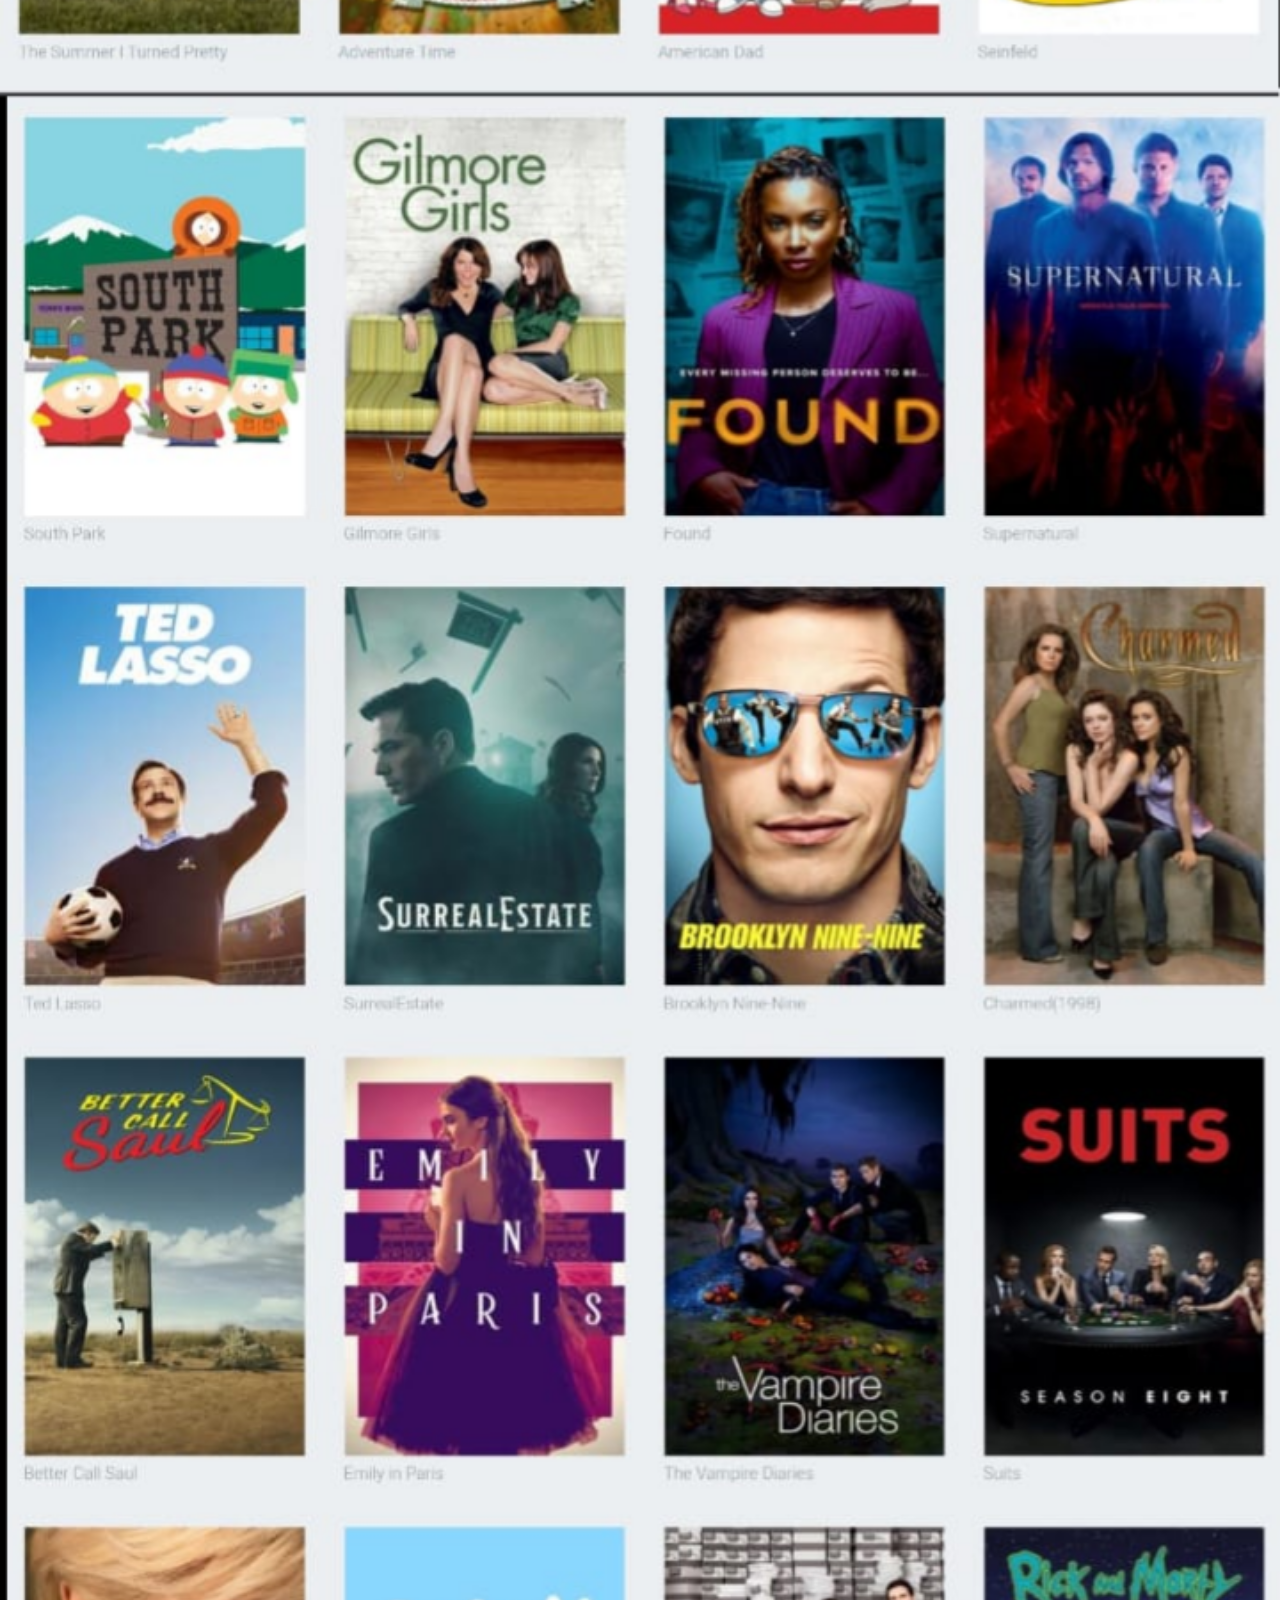
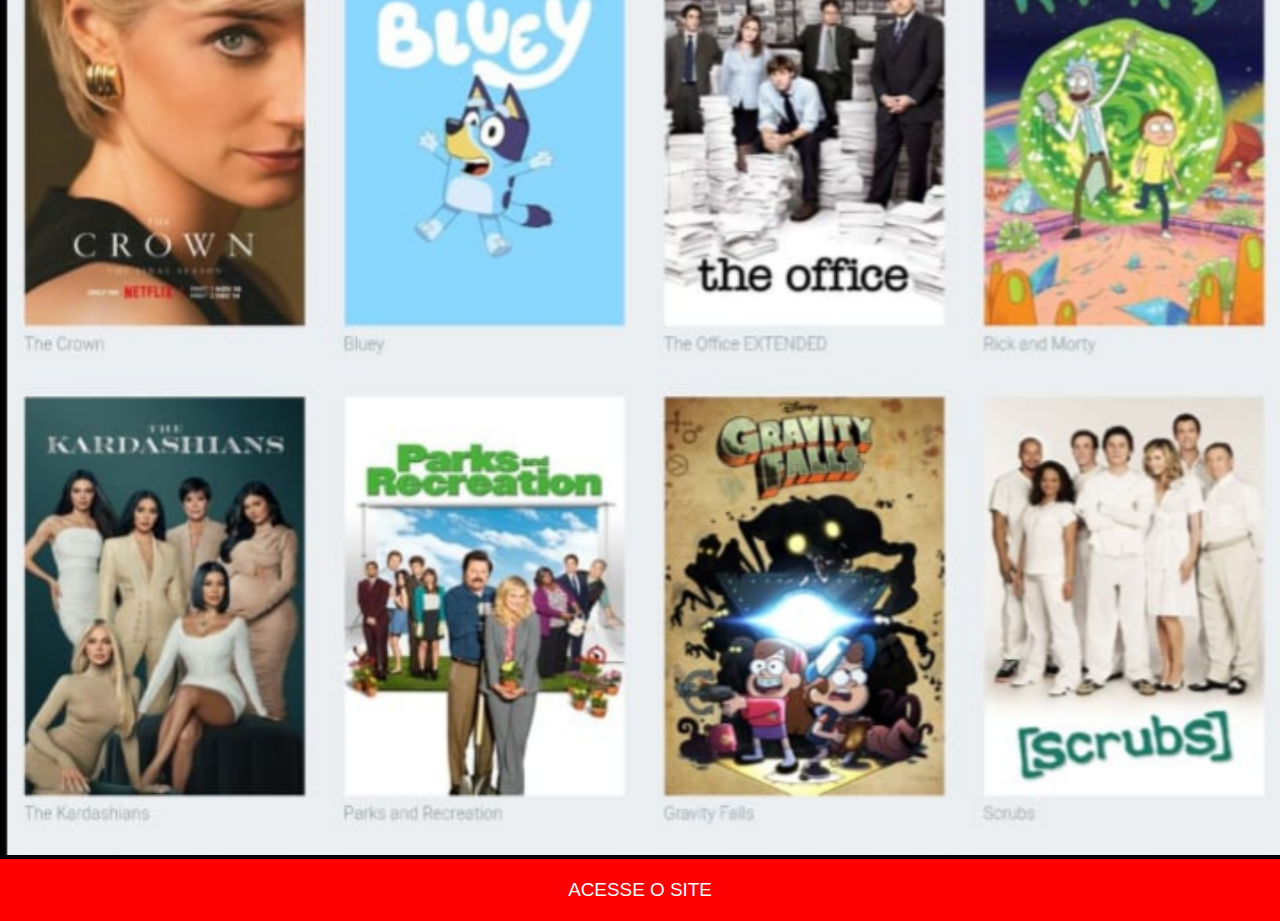
<file: Projeto de Redes Sociais/ororo.html>
<!DOCTYPE html>
<html lang="en">
<head>
   <meta charset="UTF-8">
   <meta name="viewport" content="width=device-width, initial-scale=1.0">
   <title></title>
   <style>
      *{
         margin: 0%;
         padding: 0%;
      }
      ::-webkit-scrollbar{
         width: 0px;
         height: 0px;
      }
      html, body{
         width: 100vw;
         height: 100vh;
         background: black;
         text-align: center;
         font-family: 'Franklin Gothic Medium', 'Arial Narrow', Arial, sans-serif;
      }
      img{
         width: 100vw;
      }
      a{
         text-decoration: none;
         color: white;
      }
      div{
         background-color: red;
         padding: 20px 0px;
         margin: auto;
         font-size: 0.5cm;
      }
   </style>
</head>
<body>
   <img src="imagens/ororo-site.webp" alt="">
   <a href="https://ororo.tv/pt">
      <div>ACESSE O SITE</div>
   </a>
</body>
</html>
</file>
<file: FAQ accordion/style.css>
@font-face {
   font-family: "Work San";
   src: url("fonts/WorkSans-VariableFont_wght.ttf");
}
*{
   margin: 0%;
   padding: 0%;
   font-family:  "Work San";
   color:  hsl(292, 42%, 14%)
}
body{
   background-color: hsl(275, 100%, 97%);
   background-size: 100%;
   display: flex;
   flex-direction: column;
   
   background-repeat: no-repeat;
   width: 100vw;
   height: 100vh;
   justify-content: center;
   align-items: center;
}
main{
   background-color: hsl(0, 100%, 100%);
   
   margin: auto 10% ;
   padding: 25px;
   border-radius: 10px;
   box-shadow: 0px 0px 20px 0px;
}
header{
   display: flex;
   margin-bottom: 20px;
}
h1{
   margin-left: 25px;
}
header img{
   width: 25px;
}
h2{
   font-weight: 600;
   text-align: left;
}
.caixa{
   display: flex;
   justify-content: space-between;
   gap: 15px;
   margin: 25px 0px ;
   width: 100%;
}
.botao{
   cursor: pointer;
}
.caixa2{
  display: none;
}
p{
   font-size: 16px;
   color: hsl(292, 16%, 49%);
}
button {
  border: none;
  background: none;
  padding: 0;
  color: inherit;
  cursor: pointer;
  appearance: none;
  -webkit-appearance: none;
  -moz-appearance: none;
  
}
button:focus{
   outline: 2px solid purple;
   outline-offset: 4px;
}
@media (max-width: 600px) {
   body{
      background-image: url(images/background-pattern-mobile.svg);
   }
}
@media (min-width:600px) {
   body{
      background-image: url(images/background-pattern-desktop.svg);
      
   }
   main{
      max-width: 535px;
   }
}
</file>
<file: Order Summary Component Main/style.css>
@charset "UTF-8";

@import url('https://fonts.googleapis.com/css2?family=Red+Hat+Display:ital,wght@0,300..900;1,300..900&display=swap');
*{
   margin: 0%;
   padding: 0%;
   font-family: 'Red Hat Display','Gill Sans', 'Gill Sans MT', Calibri, 'Trebuchet MS', sans-serif;
}
body{
   display: flex;
   align-items: center;
   justify-content: center;
   width: 100vw;
   height: 100vh;
}
main{
   box-shadow: -1px 12px 20px 3px rgb(78 79 81 / 21%);
   background-color: white;
}
img{
   width: 100%;
}

div h2{
   font-weight: 900;
   color: hsl(223, 47%, 23%);
}
div p{
   font-size: 16px;
   font-weight: 500;
   color: rgba(0, 0, 0, 0.493);
   padding: 17px 0px;
   line-height: 0.8cm;
}
article img{
   width: 50px;
   height: 50px;
   
}
article{
   display: flex;
   background-color: rgba(224, 232, 255, 0.425);
   padding: 20px;
   border-radius: 15px;
}
#one{
   width: 100px;
   padding: 2px 12px;
   font-weight: 700;
}
#two{
   margin-left: auto;
   padding-top: 10px;
}
a{
   font-weight: 700;
}
#two a:hover{
   color: hsla(245, 75%, 52%, 0.655);
   text-decoration: none;
}
section{
   background-color: hsl(245, 75%, 52%);
   color: hsl(225, 100%, 98%);
   font-weight: 700;
   border-radius: 10px;
   padding: 15px;
   box-shadow: -1px 12px 20px 3px rgba(224, 232, 255, 0.753);
}
section:hover{
   background-color: hsla(245, 75%, 52%, 0.655);
}
#footer{
   padding: 0px;
   font-size: 16px;
   font-weight: 900;
   color: rgba(0, 0, 0, 0.493);
}
#footer:hover{
   color: hsl(223, 47%, 23%);
}
@media (min-width:450px){
   body{
      background-image: url(images/pattern-background-desktop.svg);
      background-repeat: no-repeat;
   }
   main {
      width: 450px;
      max-height: 669px;
      border-radius: 20px;
      overflow: hidden;
   }
   div{
      text-align: center;
      margin: 5px 34px;
      padding: 20px 13px;
   }
   section{
      margin: 30px 0px;
      text-align: center;
   }
}
@media (max-width:449px){
   body{
      background-image: url(images/pattern-background-mobile.svg);
      background-repeat: no-repeat;
   }
   main{
      width: 90%;
      background-color: white;
      border-radius: 20px;
      overflow: hidden;
   }
   div{
      text-align: center;
      margin: 0px 20px;
      padding: 25px 10px;
   }
   div p{
      max-width: 260px;
      margin: auto;
   }
   section{
      margin: 20px 0px;
      text-align: center;
      
   }
}
</file>
<file: Preview card component main/style.css>
@charset "UTF-8";

@import url('https://fonts.googleapis.com/css2?family=Fraunces:ital,opsz,wght@0,9..144,100..900;1,9..144,100..900&family=Montserrat:ital,wght@0,100..900;1,100..900&family=Outfit:wght@100..900&display=swap');
*{
   margin: 0%;
   padding: 0%;
   font-family: 'Outfit','Franklin Gothic Medium', 'Arial Narrow', Arial, sans-serif;
}
body{
   display: flex;
   align-items: center;
   justify-content: center;
   height: 97vh;
   background-color:hsl(217, 54%, 11%) ;
}
main{
   background-color: hsl(216, 50%, 16%);
   padding: 25px;
   border-radius: 10px;
   color: white;
   width: 299px;
   box-shadow: 0px 12px 15px 20px #0b1626;
}
#principal{
   width: 300px;
   border-radius: 10px;
}
#conteiner{
   display: flex;
   position: relative;
}
#sobreposicao{
   position: absolute;
   background-color: rgba(0, 255, 255, 0.507);
   border-radius: 10px;
}
#caixa{
   background-image: url(images/icon-view.svg);
   background-size: 100px;
   background-repeat: no-repeat;
   height: auto;
   transform: translate(33%, 35%);
}
#conteiner:hover #sobreposicao, #caixa{
   width: 100%;
   height: 100%;
   
}
h2{
   padding: 10px 0px;
   font-weight: 600;
}
h2:hover{
   color: hsl(178, 100%, 50%);
}
p{
   font-weight: 300;
   color: rgba(255, 255, 255, 0.46);
   
}
#fist{
   display: flex;
   flex-grow: 1;
   display: flex;
   justify-content: space-between;
}
#fist section{
   display: flex;
   margin: 20px 0px;
}
#fist img{
   margin-right: 6px;
   width: auto;
   height: 20px;
}
#avatar{
   width: 35px;
   border: 1px solid white;
   border-radius: 50%;
   margin: 10px 0px;
}
#second{
   display: flex;
}
#second img{
   margin-top: 21px;
}
#second p{
   padding: 27px 13px 0px 13px;
}
#second span{
   color: hsl(0, 0%, 100%);
}
#second span:hover{
   color: hsl(178, 100%, 50%);
}
</file>
<file: Product preview card component/estilo.css>
@charset "UTF-8";

@import url('https://fonts.googleapis.com/css2?family=Montserrat:ital,wght@0,100..900;1,100..900&display=swap');
      
@import url('https://fonts.googleapis.com/css2?family=Fraunces:ital,opsz,wght@0,9..144,100..900;1,9..144,100..900&family=Montserrat:ital,wght@0,100..900;1,100..900&display=swap');
body{
   background-color: hsl(30, 38%, 92%);
   display: flex;
   justify-content: center;
   align-items: center;
   
}
#caix1 img{
   object-fit: cover; 
   max-width: 100%; 
   
}
h1{
   font-family: 'Fraunces','Times New Roman', Times, serif;
   display: inline-block;
   line-height: 32px;
}
p{
   font-family: 'Montserrat','Segoe UI', Tahoma, Verdana, sans-serif;
   font-weight: 500;
   font-size: 14px;
   line-height: 20px;
   color: hsl(228, 12%, 48%);
}
#preco{
   font-family: 'Fraunces','Times New Roman', Times, serif;
   font-weight: 500;
   display: contents;
   color: hsl(228, 12%, 48%);
}
footer{
   font-family: 'Montserrat','Segoe UI', Tahoma, Verdana, sans-serif;
   font-weight: 500;
   text-align: center;
   background-color:hsl(158, 36%, 37%) ;
   color: white;
   border-radius: 10px;
   font-size: 15px;
}
footer:hover{
   background-color: hsl(158, 42%, 18%);
   font-weight: 700;
}
@media (min-width: 541px) {
   body{
     height: 97dvh;
   }
   main{
      display: flex;
      border-radius: 10px;
      width: 600px;
   }
   div{ 
      width: 50%;
      background-color: white;
   }
   #caix1{
      border-radius: 10px 0px 0px 10px;
      background-color: white;
      padding: 20px 30px;
      background-image: url(imagens/image-product-desktop.jpg);
      background-size: cover;
   }
   #caix2{
      border-radius: 0px 10px 10px 0px;
      padding: 20px 30px;
   }
   p{
      p
   }
   #preco p{
      text-decoration: line-through;
   }
   span{
      padding-left: 5px;
   }
   footer{
      padding: 15px;
      margin: 20px 0px;
      
   }
   
   
}
@media (max-width: 540px) {
   *{
      margin: 0;
   }
   body{
      height: 100dvh;
   }
   main{
      width: 90%;
      background-color: white;
      border-radius: 10px;
   }
   #caix1{
      border-radius: 10px 10px 0px 0px ;
      width: 100%;
      height: 243px;
      background-image: url('imagens/image-product-mobile.jpg');
      background-size: cover;
   }
   
   #caix2{
      padding: 0px 30px 15px 30px;
   }
   p{
      margin: 20px 0px 10px 0px;
   }
   #preco p{
      display: inline-block;
      font-size: 13px;
      padding: 0px 37px;
      text-decoration: line-through;
   }
   span{
      padding-left: 5px;
   }
   footer{
      padding: 20px;
      margin: 15px 0px;
   }
}
</file>
<file: Projeto de Redes Sociais/style.css>
@charset "UF-8";

*{
   margin: 0;
   padding: 0%;
}
body{
   background-image: url(imagens/fundo.jpg);
   background-position: top center; 
   background-repeat:  no-repeat; 
   background-size: cover;
   height: 100vh;
   background-attachment: fixed;  
   display: flex; 
   overflow: hidden;
}
#conteiner, section{
   overflow: auto; 
}
#conteiner{  /*o celular*/
   background-image: url(imagens/telefone.webp);
   background-repeat: no-repeat;
   width: 328px;
   height: 636px;
   overflow: hidden; /* assim o negocio de rolar não vai aparecer, mesmo que o conteudo saia pra fora*/
   position: relative;
   
   left: 50%;
   transform: translate(-50%, 4%); /*mantem o celular na meio*/
}
iframe{
   background-color: black;
   position: absolute;
   top: 10px;
   left: 13px;
   width: 304px;
   height: 620px;
   padding: 1px;
   border-radius: 42px;

}
section{ /*barra de menu*/
   width: 87px;
   margin: 15px 0px;
   padding: 5px;
   margin-left: auto;
}
nav img{
   box-shadow: 12px 9px 13px 0px black;
   border: 1px solid black;
   width: 40px;
   padding: 10px;
   border-radius: 50%;
   margin-bottom: 10px;
   position: relative;
   
}
a{
   text-decoration: none;
}
nav img:hover{
   border: 2px solid rgba(255, 255, 255, 0.6);
   transform: translate(-3px, -3px);
   box-shadow: 12px 9px 13px 0px black;
   transition: transform  .5s, boder  ;
}
</file>
<file: Site de receita/designer.css>
@charset "UTF-8";

*{
   font-family:'Outfit', 'Courier New', Courier, monospace;
}
@font-face {
   font-family: 'YoungSeri';
   src: url('fonts/young-serif/YoungSerif-Regular.ttf') format('TrueType');
}
@font-face {
   font-family: 'Outfit';
   src: url('fonts/outfit/Outfit-VariableFont_wght.ttf') format('TrueType');
}
h1, h2{
   font-family: 'YoungSeri', 'Courier New', Courier, monospace;
   font-weight: 300
}
p, td, span{
   color: hsl(30, 10%, 34%);
}
p{
   margin: 25px 0px ;
   font-size: 16px;
   font-weight: 400;
}
h2 {
   color: hsl(14, 45%, 36%);
   margin: 22px 0px 10px 0px;
}
h4, #purple{
   color: hsl(332, 51%, 32%);
}
ul, ol{
   margin-left: -18px;
}
strong{
   color: hsl(24, 5%, 18%);
}
.brown{
   color: hsl(14, 45%, 36%);
   margin-bottom: 20px;
}
table {
   border-collapse: collapse; 
   width: 100%; 
}
td{
   padding: 10px 0px 10px 40px;
   border-bottom: 1px solid #ddd; 
}
#this> td {
   border: none;
}
.num{
   color: hsl(14, 45%, 36%);
   font-weight: 600;
}
@media (min-width:540px) {
   body{
      background-color: hsl(30, 54%, 90%);
   }
   main{
      background-color: white;
      max-width: 700px;
      padding: 40px;
      border-radius: 20px;
      margin: 5% auto;
   }
   img{
      width: 100%;
      border-radius: 20px;
   }
   section{
      background-color: hsl(330, 100%, 98%);
      padding: 1px 25px ;
      border-radius: 10px;
   }
   h4{
      margin-bottom: 0%;
   }
   section ul{
      margin-top: 5px;
   }
   li{
      padding: 10px 20px;
   }
}
@media (max-width:540px) {
   *{
      margin: 0%;
   }
   div{
      padding: 30px;
   }
   img{
      width: 100%;
   }
   h1{
      line-height: 1em;
   }
   section{
      background-color: hsl(330, 100%, 98%);
      padding: 20px;
      border-radius: 10px;
   }
   h4{
      font-size: 19px;
   }
   h4, #purple{
      color: hsl(332, 51%, 32%);
   }
   li{
      padding: 10px 20px;
   }
}
</file>
<file: Social link/style.css>
@charset "UTF-8";

@font-face {
   font-family: 'Inter';
   src: url('fonts/Inter-VariableFont_slnt\,wght.ttf') format('truetype');
}
*{
   font-family:'Inter', 'Lucida Sans', 'Lucida Sans Regular', ;
}
body{
   background-color: hsl(0, 0%, 8%);
   color: white;
   text-align: center;
   font-family:'Inter', 'Courier New', Courier, monospace;
   display: flex;            
   align-items: center; 
   justify-content: center;
   height: 97vh;
}
main{
   width: 300px;
   background-color: hsl(0, 0%, 12%);
   border-radius: 10px;
   padding: 30px 30px 20px 30px;
}
img{
   border-radius: 100px;
   width: 80px;
}
h2{
   margin-bottom: 0;
}
p{
   font-size: 14px;
   margin: 5px 0px 27px 0px;
   
}
p:first-of-type{ /*serve para 1° frase*/
   font-weight: 600;
}
div{
   background-color: hsl(0, 0%, 20%);
   border-radius: 10px;
   padding: 15px;
   font-size: 14px;
   font-weight: 600;
   margin-bottom: 15px;
}
div:hover{
   background-color:hsl(75, 94%, 57%);
   color: black;
}
</file>
<file: Stats preview card component main/style.css>
@charset "UTF-8";

@import url('https://fonts.googleapis.com/css2?family=Inter:ital,opsz,wght@0,14..32,100..900;1,14..32,100..900&display=swap');

@import url('https://fonts.googleapis.com/css2?family=Lexend+Deca:wght@100..900&display=swap');

*{
   margin: 0%;
   padding: 0%;
}
body{
   width: 100vw;
   height: 100vh;
   background-color: hsl(233, 47%, 7%);

   justify-content: center;
   align-items: center;
   display: flex;
}
#principal{
   background-color: hsl(244, 38%, 16%);
   border-radius: 10px;
   overflow: hidden;
}
main{
   font-family: Arial, Helvetica, sans-serif;
}
#caixa{
   display: flex;
   position: relative;
}
#sobrepossicao{
   width: 100%;
   background-color: hsla(277, 70%, 46%, 0.597);
   position: absolute;
   
}
h1{
   color: hsl(0, 0%, 100%);
   font-family: 'Inter', 'Franklin Gothic Medium', 'Arial Narrow', Arial, sans-serif;
}
span{
   color: hsl(277, 64%, 61%);
}
p{
   color: hsla(0, 0%, 100%, 0.6);
   margin-bottom: 20px;
   font-size: 17px;
   font-family: 'Lexend Deca', 'Franklin Gothic Medium', 'Arial Narrow', Arial, sans-serif; 
   line-height: 1.8em;
}
article > h2{
   color: hsl(0, 0%, 100%);
   font-family: 'Inter', 'Franklin Gothic Medium', 'Arial Narrow', Arial, sans-serif;
   font-weight: 400;
   padding-bottom: 5px;
   
}
article > span{
   font-family: 'Lexend Deca', 'Franklin Gothic Medium', 'Arial Narrow', Arial, sans-serif; 
   color: hsla(0, 0%, 100%, 0.6);
   font-size: 0.8em;
}
/* MOBILE */
@media screen and (max-width: 669px){
   body{
      overflow-x: hidden;
   }
   #principal{
      margin-top: 30%;
      width: 80%;
   }
   #sobrepossicao{
      height: 98.88%;
   }
   section{
      height: 35%;
   }
   img{
      width: 100%;
   }
   main{
      margin: 20px;
      padding: 30px 31px 0px 31px;
      text-align: center;
   }
   h1{
      margin-bottom: 30px;
   }
   article{
      margin: 30px;
      text-align: center;
   }
   #second{
      display: none;
   }
}
/* TABLET */
@media screen and (min-width: 670px) and (max-width: 1120px ){
   body{
      overflow-x: hidden;
   }
   #principal{
      margin-top: 30%;
      width: 600px;
   }
   #sobrepossicao{
      height: 98.88%;
   }
   section{
      height: 35%;
   }
   img{
      width: 100%;
   }
   main{
      padding: 20px 20px 0px 20px;
      text-align: center;
   }
   article{
      margin: 30px;
   }
   #second{
      display: none;
   }
}
/* DESKTOP */
@media screen and  (min-width: 1121px){
   #principal{
      display: flex;
      max-width: 1100px;
      height: 446px;
      
      background-color: hsl(244, 38%, 16%);
   }
   #fist{
      display: none;
   }
   #second{
      width: 50%;
      height: 100%;
      
   }
   #sobrepossicao{
      height: 100%;
   }
   main{
      margin: 37px;
      padding: 22px;
   }
   h1{
      margin-bottom: 30px ;
      font-size: 40px;
   }
   p{
      margin-bottom: 68px;
      padding-right: 40px;
      font-size: 15px;
   }
   footer{
      display: flex;
   }
   article{
      margin-right: 67px;
   }
}
</file>
<file: Summay/estilo.css>
@charset "UTF-8";

@font-face {
   font-family: 'hanken';
   src: url("HankenGrotesk-VariableFont_wght.ttf") format("truetype");
}
*{
   font-family: 'hanken','Courier New', Courier, monospace;
}
#caix1 {
   background-image: linear-gradient(to bottom, hsl(252, 100%, 67%), hsl(241, 81%, 54%));
   color: hsl(0, 0%, 100%);
   text-align: center;
}
#caix1 h3{
   color: hsl(241, 100%, 89%);
}
.text{
   flex-grow: 1;
   display: flex;
   justify-content: space-between;
   align-items: center;
}
.title{
   font-weight: bold;
}
footer{
   text-align: center;
   color: white;
   background-color:  hsl(224, 30%, 27%);
   border-radius: 20px;
}
@media (min-width: 541px){
   body{
      background-color: hsl(221, 100%, 96%);
      display: flex;            /*usar para centralizar*/ 
      align-items: center;      /*         ||          */
      justify-content: center;  /*         ||          */
      height: 97vh;             /*         ||          */
   }
   main{
      width: 600px;
      display: flex;
      border-radius: 20px;
      background-color: hsl(0, 0%, 100%);
   }
   div{
      display: inline-block;
      width: 50%;
      height: 100%;
   }
   #caix1{ /*conteiner da esquerda*/
      border-radius: 20px;
      padding: 10px;
   }
   section{ /*circulo*/
      background-image: linear-gradient(to bottom,hsla(256, 72%, 46%, 1), hsla(241, 72%, 46%, 0));
      border-radius: 50%;
      width: 100px;
      height: 100px;
      margin: auto;
      padding: 30px;
   }
   section h2{
      font-size: 1.5cm;
      margin: 0px;
   }
   section p{
      color:rgba(200, 199, 255, 0.811);
      margin: 0;
   }
   aside{ /*texto*/
      margin: auto;
      width: 235px;
      margin-bottom: 54px;
   }
   aside p {
      font-size: 16px;
      color:  hsla(241, 100%, 89%);
      margin: 0;
   }
   #caix2{ /*conteiner da direita*/
      padding: 10px;
   }
   #caix2 h3{
      margin: 20px;
   }
   article{ /*todas as caixas*/
      padding: 12px;
      margin: 16px 20px ;
      border-radius: 10px;
      display: flex;
      align-items: center;
      gap: 10px;
   }
   .num{ /* o número 100*/
      color:  rgba(0, 0, 0, 0.466);
   
   }
   footer{ /*conteiner do 'continue'*/
      padding: 15px;
      margin: 38px 20px 20px 20px;
   }
   
}
@media (max-width:540px) {
   *{
      margin: 0;
   }
   body {
      width: 100%;
      min-height: 100vh;
      display: flex;
   }
   div{
      width: 100%;
   }
   #caix1{
      color: hsl(0, 0%, 100%);
      border-radius: 0px 0px 20px 20px ;
   }
   h3{
      padding: 15px;
      font-size: 16px;
   }
   section{ /*circulo*/
      background-image: linear-gradient(to bottom,hsla(256, 72%, 46%, 1), hsla(241, 72%, 46%, 0));
      border-radius: 50%;
      width: 60px;
      height: 60px;
      margin: auto;
      padding: 25px;
   }
   section h2{
      font-size: 2.8em;
      margin: -3px;
   }
   section p{
      color:rgba(200, 199, 255, 0.811);
      margin: 0;
      font-size: 13px;
   }
   h2{
      margin: 20px 0px 7px 0px ;
      font-size: 0.7cm;
   }
   aside{
      width: 70%;
      padding-bottom: 40px;
      margin: auto;
      
   }
   aside p{
      font-size: 16px;
      color:rgba(200, 199, 255, 0.811);
   }
   #caix2 h3{
      margin-left: 11px;
   }
   article{
      margin: 0px 25px 15px 25px;
      border-radius: 10px;
      display: flex;
      padding: 15px;
      align-items: center;
      gap: 10px;
   }
   .num{ 
      color:  rgba(0, 0, 0, 0.466);
      font-weight: 600;
   
   }
   footer{ /*conteiner do 'continue'*/
      padding: 10px;
      margin: 0px 20px;
   }
}
</file>
